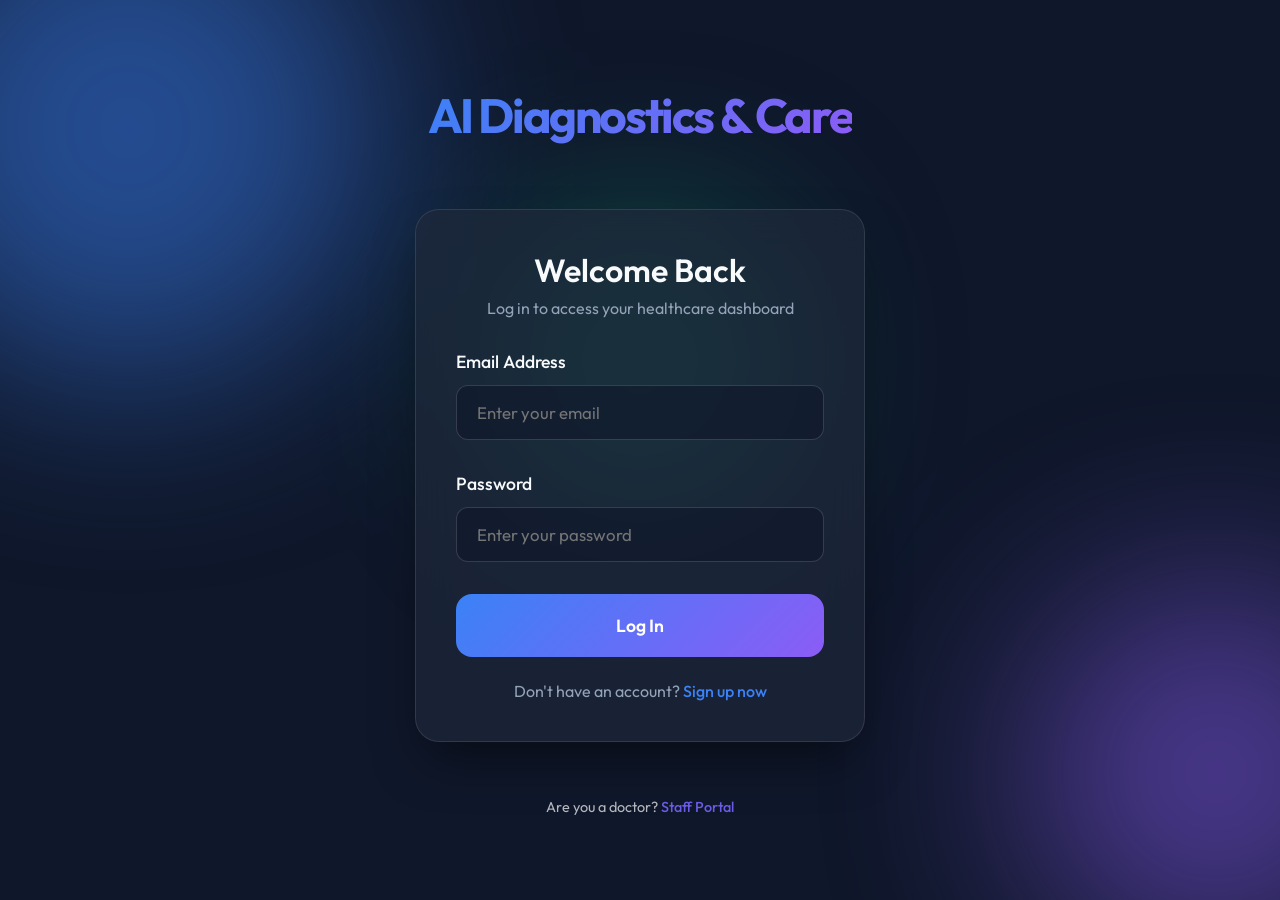
<file: Frontend/auth.html>
<!DOCTYPE html>
<html lang="en">

<head>
    <meta charset="UTF-8">
    <meta name="viewport" content="width=device-width, initial-scale=1.0">
    <title>Authentication - AI Healthcare</title>
    <link href="https://fonts.googleapis.com/css2?family=Outfit:wght@300;400;500;600;700&display=swap" rel="stylesheet">
    <link rel="stylesheet" href="styles.css">
</head>

<body>
    <div class="background-globes">
        <div class="globe globe-1"></div>
        <div class="globe globe-2"></div>
        <div class="globe globe-3"></div>
    </div>

    <main class="app-container auth-container">
        <div class="app-header">
            <h1>AI Diagnostics & Care</h1>
        </div>
        <div class="auth-card-wrap">
            <!-- Login -->
            <div class="card auth-card fade-in" id="login-card">
                <div class="auth-header">
                    <h2>Welcome Back</h2>
                    <p>Log in to access your healthcare dashboard</p>
                </div>
                <form id="login-form">
                    <div id="login-error" class="error-text hidden"></div>
                    <div class="input-group">
                        <label for="login-email">Email Address</label>
                        <input type="email" id="login-email" class="auth-input" placeholder="Enter your email"
                            required autocomplete="off">
                    </div>
                    <div class="input-group">
                        <label for="login-password">Password</label>
                        <input type="password" id="login-password" class="auth-input" placeholder="Enter your password"
                            required>
                    </div>
                    <button type="submit" class="primary-btn glow-effect mt-2" id="login-btn">
                        <span class="btn-text">Log In</span>
                        <div class="loader hidden" id="login-loader"></div>
                    </button>
                    <p class="auth-switch">Don't have an account? <span class="link-text" id="show-signup">Sign up
                            now</span></p>
                </form>
            </div>

            <!-- Sign Up -->
            <div class="card auth-card hidden slide-up" id="signup-card">
                <div class="auth-header">
                    <h2>Create Account</h2>
                    <p>Join us for AI-powered diagnostics</p>
                </div>
                <form id="signup-form">
                    <div id="signup-error" class="error-text hidden"></div>
                    <div class="input-group">
                        <label for="signup-full-name">Full Name</label>
                        <input type="text" id="signup-full-name" class="auth-input" placeholder="Enter your full name"
                            required autocomplete="off">
                    </div>
                    <div class="input-group">
                        <label for="signup-email">Email Address</label>
                        <input type="email" id="signup-email" class="auth-input" placeholder="Enter your email"
                            required autocomplete="off">
                    </div>
                    <div class="input-group">
                        <label for="signup-phone">Phone Number (Optional)</label>
                        <input type="tel" id="signup-phone" class="auth-input" placeholder="e.g. +1 234 567 890">
                    </div>
                    <div class="input-group">
                        <label for="signup-password">Password</label>
                        <input type="password" id="signup-password" class="auth-input" placeholder="Create a password"
                            required>
                    </div>
                    <button type="submit" class="primary-btn glow-effect mt-2" id="signup-btn">
                        <span class="btn-text">Sign Up</span>
                        <div class="loader hidden" id="signup-loader"></div>
                    </button>
                    <p class="auth-switch">Already have an account? <span class="link-text" id="show-login">Log
                            in</span></p>
                </form>
            </div>
        </div>
        
        <div style="text-align: center; margin-top: 1.5rem; color: rgba(255, 255, 255, 0.7); font-size: 0.9rem;">
            Are you a doctor? <a href="doctor.html" class="link-text" style="color: #6c5ce7; text-decoration: none; font-weight: 500;">Staff Portal</a>
        </div>
    </main>

    <script src="auth.js"></script>
</body>

</html>
</file>
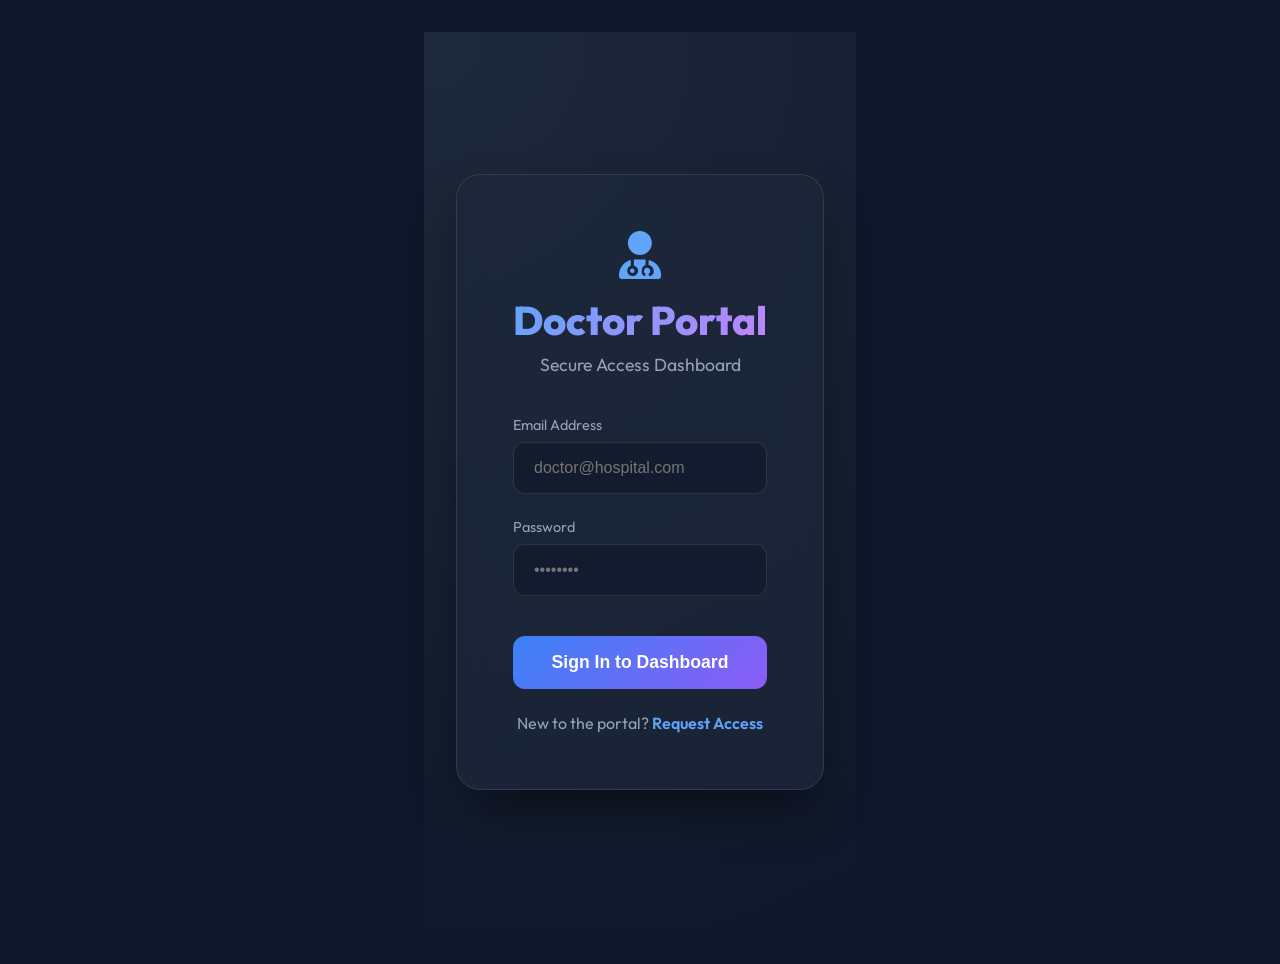
<file: Frontend/doctor.html>
<!DOCTYPE html>
<html lang="en">
<head>
    <meta charset="UTF-8">
    <meta name="viewport" content="width=device-width, initial-scale=1.0">
    <title>Doctor Portal | Medical AI</title>
    <link rel="stylesheet" href="https://cdnjs.cloudflare.com/ajax/libs/font-awesome/6.0.0/css/all.min.css">
    <link href="https://fonts.googleapis.com/css2?family=Outfit:wght@300;400;600;700&display=swap" rel="stylesheet">
    <link rel="stylesheet" href="styles.css">
    <style>
        body { font-family: 'Outfit', sans-serif; background: #0f172a; color: white; margin: 0; }
    </style>
</head>
<body>

    <!-- Doctor Login Section -->
    <section id="doctor-login-section">
        <div id="login-container" class="login-card">
            <div class="login-header">
                <div class="logo-icon"><i class="fas fa-user-md fa-3x" style="color: #60a5fa; margin-bottom: 1rem;"></i></div>
                <h2>Doctor Portal</h2>
                <p id="login-subtitle">Secure Access Dashboard</p>
            </div>

            <!-- Login Form -->
            <form id="doctor-login-form">
                <div class="form-group">
                    <label style="display: block; margin-bottom: 0.5rem; color: #94a3b8; font-size: 0.9rem;">Email Address</label>
                    <input type="email" id="login-email" placeholder="doctor@hospital.com" required>
                </div>
                <div class="form-group">
                    <label style="display: block; margin-bottom: 0.5rem; color: #94a3b8; font-size: 0.9rem;">Password</label>
                    <input type="password" id="login-password" placeholder="••••••••" required>
                </div>
                <button type="submit" class="btn-primary">Sign In to Dashboard</button>
                <p class="toggle-text">New to the portal? <a href="#" id="show-signup">Request Access</a></p>
            </form>

            <!-- Signup Form -->
            <form id="doctor-signup-form" style="display: none;">
                <div class="form-group">
                    <input type="text" id="signup-name" placeholder="Full Name" required>
                </div>
                <div class="form-group">
                    <input type="email" id="signup-email" placeholder="Email Address" required>
                </div>
                <div class="form-group">
                    <input type="tel" id="signup-phone" placeholder="Phone Number" required>
                </div>
                <div class="form-group">
                    <select id="signup-spec" required>
                        <option value="" disabled selected>Select Your Specialization</option>
                        <option value="General Physician">General Physician</option>
                        <option value="Cardiologist">Cardiologist</option>
                        <option value="Dermatologist">Dermatologist</option>
                        <option value="Neurologist">Neurologist</option>
                        <option value="Pediatrician">Pediatrician</option>
                        <option value="Gastroenterologist">Gastroenterologist</option>
                        <option value="Psychiatrist">Psychiatrist</option>
                        <option value="Orthopedist">Orthopedist</option>
                        <option value="Pulmonologist">Pulmonologist</option>
                        <option value="Ophthalmologist">Ophthalmologist</option>
                        <option value="ENT Specialist">ENT Specialist</option>
                        <option value="Endocrinologist">Endocrinologist</option>
                        <option value="Urologist">Urologist</option>
                        <option value="Oncologist">Oncologist</option>
                    </select>
                </div>
                <div class="form-group">
                    <input type="password" id="signup-password" placeholder="Choose a Strong Password" required>
                </div>
                <button type="submit" class="btn-primary">Complete Registration</button>
                <p class="toggle-text">Already registered? <a href="#" id="show-login">Sign In Here</a></p>
            </form>
        </div>
    </section>

    <!-- Doctor Dashboard Section -->
    <section id="doctor-dashboard" class="hidden">
        <header class="dash-header">
            <div>
                <h2 id="doctor-welcome">Welcome back, Doctor</h2>
                <p style="color: #94a3b8;">You have new appointment requests today.</p>
            </div>
            <button id="doctor-logout" class="btn-primary" style="width: auto; padding: 0.75rem 1.5rem; background: rgba(239, 68, 68, 0.1); color: #f87171; border: 1px solid rgba(239, 68, 68, 0.2);">
                <i class="fas fa-sign-out-alt"></i> Logout
            </button>
        </header>

        <div class="dashboard-stats" style="display: flex; gap: 1.5rem; margin-bottom: 2.5rem;">
            <div class="stat-card" style="flex: 1; background: rgba(59, 130, 246, 0.1); padding: 1.5rem; border-radius: 16px; border: 1px solid rgba(59, 130, 246, 0.2);">
                <div style="color: #60a5fa; font-weight: 700; margin-bottom: 0.5rem;">APPOINTMENTS</div>
                <div style="font-size: 2rem; font-weight: 800;" id="total-count">0</div>
            </div>
            <div class="stat-card" style="flex: 2; background: rgba(139, 92, 246, 0.1); padding: 1.5rem; border-radius: 16px; border: 1px solid rgba(139, 92, 246, 0.2); position: relative;">
                <div style="color: #a78bfa; font-weight: 700; margin-bottom: 0.5rem;">YOUR SCHEDULE</div>
                <div id="schedule-display" style="display: flex; justify-content: space-between; align-items: center;">
                    <div>
                        <span id="display-availability" style="font-weight: 700;">Mon-Fri</span> | 
                        <span id="display-hours" style="color: #94a3b8;">09:00 - 17:00</span> |
                        <span style="color: #34d399; font-weight: 600;">Rs. <span id="display-fee">1000</span></span>
                    </div>
                    <button id="edit-schedule-btn" style="background: none; border: 1px solid rgba(167, 139, 250, 0.4); color: #a78bfa; padding: 4px 12px; border-radius: 8px; cursor: pointer; font-size: 0.8rem;">Edit</button>
                </div>
                
                <!-- Hidden Edit Form -->
                <div id="schedule-edit-form" style="display: none; position: absolute; top: 0; left: 0; right: 0; bottom: 0; background: #1e293b; padding: 1.5rem; border-radius: 16px; z-index: 10;">
                    <div style="display: flex; gap: 1rem; margin-bottom: 1rem;">
                        <input type="text" id="edit-availability" placeholder="Days (e.g. Mon-Sat)" style="flex: 1; background: #0f172a; border: 1px solid #334155; color: white; padding: 8px; border-radius: 6px;">
                        <input type="text" id="edit-hours" placeholder="Hours (e.g. 10:00-18:00)" style="flex: 1; background: #0f172a; border: 1px solid #334155; color: white; padding: 8px; border-radius: 6px;">
                        <input type="text" id="edit-fee" placeholder="Fee" style="flex: 0.5; background: #0f172a; border: 1px solid #334155; color: white; padding: 8px; border-radius: 6px;">
                    </div>
                    <div style="display: flex; gap: 1rem;">
                        <button id="save-schedule-btn" class="btn-primary" style="margin:0; padding: 8px; font-size: 0.8rem; background: #8b5cf6;">Save</button>
                        <button id="cancel-schedule-btn" style="background: none; color: #94a3b8; border: none; cursor: pointer; font-size: 0.8rem;">Cancel</button>
                    </div>
                </div>
            </div>
            <div class="stat-card" style="flex: 1; background: rgba(16, 185, 129, 0.1); padding: 1.5rem; border-radius: 16px; border: 1px solid rgba(16, 185, 129, 0.2);">
                <div style="color: #34d399; font-weight: 700; margin-bottom: 0.5rem;">CONFIRMED</div>
                <div style="font-size: 2rem; font-weight: 800;" id="confirmed-count">0</div>
            </div>
        </div>

        <h3 style="margin-bottom: 1.5rem; color: #f8fafc; display: flex; align-items: center; gap: 0.5rem;">
            <i class="fas fa-calendar-check" style="color: #60a5fa;"></i> Recent Schedule
        </h3>
        
        <div id="doctor-appointments-list" class="appointment-grid">
            <!-- Appointments will be rendered here as Cards -->
            <p class="empty-msg">Fetching your schedule...</p>
        </div>
    </section>

    <script src="doctor.js"></script>
</body>
</html>
</file>
<file: Frontend/styles.css>
:root {
    --bg-color: #0f172a;
    --card-bg: rgba(30, 41, 59, 0.7);
    --card-border: rgba(255, 255, 255, 0.1);
    --text-primary: #f8fafc;
    --text-secondary: #94a3b8;
    --accent-primary: #3b82f6;
    --accent-hover: #2563eb;
    --accent-gradient: linear-gradient(135deg, #3b82f6 0%, #8b5cf6 100%);
    --success-gradient: linear-gradient(135deg, #10b981 0%, #059669 100%);
    --input-bg: rgba(15, 23, 42, 0.6);
    --input-border: rgba(255, 255, 255, 0.15);
    --input-focus: #3b82f6;
    --ai-msg-bg: rgba(59, 130, 246, 0.15);
    --user-msg-bg: rgba(139, 92, 246, 0.2);
}

* {
    box-sizing: border-box;
    margin: 0;
    padding: 0;
}

body {
    font-family: 'Outfit', -apple-system, BlinkMacSystemFont, 'Segoe UI', Roboto, Helvetica, Arial, sans-serif;
    background-color: var(--bg-color);
    color: var(--text-primary);
    min-height: 100vh;
    display: flex;
    justify-content: center;
    align-items: center;
    position: relative;
    overflow-x: hidden;
    padding: 2rem;
}

/* Background Animations */
.background-globes {
    position: fixed;
    top: 0;
    left: 0;
    width: 100vw;
    height: 100vh;
    z-index: -1;
    overflow: hidden;
    pointer-events: none;
}

.globe {
    position: absolute;
    border-radius: 50%;
    filter: blur(100px);
    opacity: 0.5;
    animation: float 20s infinite ease-in-out alternate;
}

.globe-1 {
    width: 40vw;
    height: 40vw;
    background: #3b82f6;
    top: -10vw;
    left: -10vw;
    animation-delay: 0s;
}

.globe-2 {
    width: 30vw;
    height: 30vw;
    background: #8b5cf6;
    bottom: -5vw;
    right: -10vw;
    animation-delay: -5s;
}

.globe-3 {
    width: 20vw;
    height: 20vw;
    background: #10b981;
    top: 40%;
    left: 50%;
    transform: translate(-50%, -50%);
    animation-delay: -10s;
}

@keyframes float {
    0% { transform: translate(0, 0) scale(1); }
    100% { transform: translate(30px, 50px) scale(1.1); }
}

/* Main Container */
.app-container {
    width: 100%;
    max-width: 800px;
    display: flex;
    flex-direction: column;
    gap: 2rem;
    z-index: 1;
}

.app-header {
    text-align: center;
    margin-bottom: 1rem;
}

.app-header h1 {
    font-size: 3rem;
    font-weight: 700;
    background: var(--accent-gradient);
    -webkit-background-clip: text;
    -webkit-text-fill-color: transparent;
    margin-bottom: 1rem;
    letter-spacing: -0.05em;
}

.app-header p {
    font-size: 1.1rem;
    color: var(--text-secondary);
    max-width: 600px;
    margin: 0 auto;
    line-height: 1.6;
}

/* Cards */
.card {
    background: var(--card-bg);
    backdrop-filter: blur(20px);
    -webkit-backdrop-filter: blur(20px);
    border: 1px solid var(--card-border);
    border-radius: 24px;
    padding: 2.5rem;
    box-shadow: 0 25px 50px -12px rgba(0, 0, 0, 0.5);
    transition: all 0.3s ease;
}

.fade-in {
    animation: fadeIn 0.8s ease-out forwards;
}

.slide-up {
    animation: slideUp 0.6s ease-out forwards;
}

@keyframes fadeIn {
    from { opacity: 0; }
    to { opacity: 1; }
}

@keyframes slideUp {
    from { opacity: 0; transform: translateY(20px); }
    to { opacity: 1; transform: translateY(0); }
}

/* Input Styles */
.input-group {
    display: flex;
    flex-direction: column;
    gap: 0.75rem;
    margin-bottom: 2rem;
}

.input-group label {
    font-size: 1.1rem;
    font-weight: 500;
    color: var(--text-primary);
}

textarea {
    width: 100%;
    min-height: 150px;
    background: var(--input-bg);
    border: 1px solid var(--input-border);
    border-radius: 16px;
    padding: 1.25rem;
    color: var(--text-primary);
    font-family: inherit;
    font-size: 1.05rem;
    line-height: 1.6;
    resize: vertical;
    transition: all 0.3s ease;
}

textarea:focus, input:focus {
    outline: none;
    border-color: var(--input-focus);
    box-shadow: 0 0 0 4px rgba(59, 130, 246, 0.15);
}

textarea::placeholder {
    color: rgba(148, 163, 184, 0.6);
}

/* Buttons */
.primary-btn {
    width: 100%;
    padding: 1.25rem;
    border: none;
    border-radius: 16px;
    background: var(--accent-gradient);
    color: white;
    font-size: 1.1rem;
    font-weight: 600;
    font-family: inherit;
    cursor: pointer;
    position: relative;
    overflow: hidden;
    transition: all 0.3s ease;
    display: flex;
    justify-content: center;
    align-items: center;
    gap: 10px;
}

.primary-btn:hover {
    transform: translateY(-2px);
    box-shadow: 0 10px 25px -5px rgba(59, 130, 246, 0.5);
}

.primary-btn:active {
    transform: translateY(1px);
}

.secondary-btn {
    width: 100%;
    padding: 1rem;
    border: none;
    border-radius: 12px;
    background: var(--success-gradient);
    color: white;
    font-size: 1.05rem;
    font-weight: 600;
    font-family: inherit;
    cursor: pointer;
    transition: all 0.3s ease;
    margin-top: 1rem;
}

.secondary-btn:hover {
    transform: translateY(-2px);
    box-shadow: 0 10px 25px -5px rgba(16, 185, 129, 0.4);
}

.icon-btn {
    background: none;
    border: none;
    color: var(--text-secondary);
    font-size: 2rem;
    cursor: pointer;
    transition: color 0.2s ease;
    line-height: 1;
}

.icon-btn:hover {
    color: var(--text-primary);
}

/* Loader */
.loader {
    width: 24px;
    height: 24px;
    border: 3px solid rgba(255, 255, 255, 0.3);
    border-top: 3px solid white;
    border-radius: 50%;
    animation: spin 1s linear infinite;
}

@keyframes spin {
    0% { transform: rotate(0deg); }
    100% { transform: rotate(360deg); }
}

/* Results Area */
.result-box {
    margin-top: 2rem;
    padding: 1.5rem;
    background: rgba(16, 185, 129, 0.1);
    border: 1px solid rgba(16, 185, 129, 0.2);
    border-radius: 16px;
    animation: slideUp 0.5s ease-out forwards;
}

.result-box h3 {
    color: #34d399;
    margin-bottom: 0.5rem;
    font-size: 1.2rem;
}

.result-box p {
    font-size: 1.1rem;
    line-height: 1.6;
    margin-bottom: 1rem;
}

.hidden {
    display: none !important;
}

/* Chat Section */
.chat-header {
    display: flex;
    justify-content: space-between;
    align-items: center;
    margin-bottom: 1.5rem;
    padding-bottom: 1.5rem;
    border-bottom: 1px solid var(--card-border);
}

.chat-header h2 {
    font-size: 1.5rem;
    font-weight: 600;
}

.chat-window {
    height: 350px;
    overflow-y: auto;
    display: flex;
    flex-direction: column;
    gap: 1.5rem;
    padding-right: 1rem;
    margin-bottom: 1.5rem;
}

.chat-window::-webkit-scrollbar {
    width: 6px;
}

.chat-window::-webkit-scrollbar-track {
    background: rgba(255, 255, 255, 0.05);
    border-radius: 10px;
}

.chat-window::-webkit-scrollbar-thumb {
    background: rgba(255, 255, 255, 0.2);
    border-radius: 10px;
}

.message {
    display: flex;
    gap: 1rem;
    max-width: 85%;
}

.ai-message {
    align-self: flex-start;
}

.user-message {
    align-self: flex-end;
    flex-direction: row-reverse;
}

.avatar {
    width: 40px;
    height: 40px;
    border-radius: 50%;
    display: flex;
    justify-content: center;
    align-items: center;
    font-weight: 600;
    font-size: 0.9rem;
    flex-shrink: 0;
}

.ai-message .avatar {
    background: var(--accent-gradient);
    color: white;
}

.user-message .avatar {
    background: rgba(255, 255, 255, 0.1);
    border: 1px solid rgba(255, 255, 255, 0.2);
    color: white;
}

.bubble {
    padding: 1rem;
    border-radius: 16px;
    line-height: 1.5;
    font-size: 1.05rem;
}

.ai-message .bubble {
    background: var(--ai-msg-bg);
    border: 1px solid rgba(59, 130, 246, 0.2);
    border-top-left-radius: 4px;
}

.user-message .bubble {
    background: var(--user-msg-bg);
    border: 1px solid rgba(139, 92, 246, 0.2);
    border-top-right-radius: 4px;
}

.chat-input-area {
    display: flex;
    gap: 1rem;
    position: relative;
}

.chat-input-area input {
    flex: 1;
    background: var(--input-bg);
    border: 1px solid var(--input-border);
    border-radius: 24px;
    padding: 1rem 1.5rem;
    color: var(--text-primary);
    font-family: inherit;
    font-size: 1.05rem;
    transition: all 0.3s ease;
}

.send-btn {
    width: 50px;
    height: 50px;
    border-radius: 50%;
    border: none;
    background: var(--accent-gradient);
    color: white;
    display: flex;
    justify-content: center;
    align-items: center;
    cursor: pointer;
    transition: all 0.3s ease;
    flex-shrink: 0;
}

.send-btn:hover {
    transform: scale(1.05);
    box-shadow: 0 5px 15px rgba(59, 130, 246, 0.4);
}

.send-btn:active {
    transform: scale(0.95);
}

.typing-indicator {
    display: flex;
    gap: 4px;
    padding: 5px;
}

.typing-indicator span {
    width: 6px;
    height: 6px;
    background-color: var(--text-secondary);
    border-radius: 50%;
    animation: typing 1.4s infinite ease-in-out both;
}

.typing-indicator span:nth-child(1) { animation-delay: -0.32s; }
.typing-indicator span:nth-child(2) { animation-delay: -0.16s; }

@keyframes typing {
    0%, 80%, 100% { transform: scale(0); }
    40% { transform: scale(1); }
}

@media (max-width: 640px) {
    body { padding: 1rem; }
    .app-header h1 { font-size: 2.2rem; }
    .card { padding: 1.5rem; }
    .message { max-width: 95%; }
}

/* Authentication Styles */
.auth-container {
    max-width: 450px;
    align-items: center;
}

.auth-card-wrap {
    width: 100%;
}

.auth-header {
    text-align: center;
    margin-bottom: 2rem;
}

.auth-header h2 {
    font-size: 2rem;
    font-weight: 600;
    margin-bottom: 0.5rem;
    color: var(--text-primary);
}

.auth-header p {
    color: var(--text-secondary);
    font-size: 1rem;
}

.auth-input {
    width: 100%;
    background: var(--input-bg);
    border: 1px solid var(--input-border);
    border-radius: 12px;
    padding: 1rem 1.25rem;
    color: var(--text-primary);
    font-family: inherit;
    font-size: 1.05rem;
    transition: all 0.3s ease;
}

.mt-2 {
    margin-top: 1.5rem;
}

.auth-switch {
    text-align: center;
    margin-top: 1.5rem;
    color: var(--text-secondary);
}

.link-text {
    color: var(--accent-primary);
    cursor: pointer;
    font-weight: 500;
    transition: color 0.3s ease;
}

.link-text:hover {
    color: var(--accent-hover);
    text-decoration: underline;
}

.error-text {
    color: #ef4444;
    background: rgba(239, 68, 68, 0.1);
    border: 1px solid rgba(239, 68, 68, 0.2);
    padding: 1rem;
    border-radius: 8px;
    margin-bottom: 1.5rem;
    font-size: 0.95rem;
    text-align: center;
}

/* Doctor Selection Styles */
.section-subtitle {
    font-size: 1rem;
    font-weight: 600;
    color: var(--text-secondary);
    text-transform: uppercase;
    letter-spacing: 0.05em;
    margin-bottom: 1rem;
}

.doctor-list {
    display: flex;
    flex-direction: column;
    gap: 1rem;
    margin-top: 1rem;
}

.doctor-card {
    background: rgba(255, 255, 255, 0.05);
    border: 1px solid rgba(255, 255, 255, 0.1);
    border-radius: 16px;
    padding: 1.25rem;
    display: flex;
    justify-content: space-between;
    align-items: center;
    transition: all 0.3s ease;
}

.doctor-card:hover {
    background: rgba(255, 255, 255, 0.08);
    border-color: var(--accent-primary);
    transform: translateX(5px);
}

.doc-info {
    display: flex;
    flex-direction: column;
    gap: 4px;
}

.doc-info strong {
    font-size: 1.1rem;
    color: var(--text-primary);
}

.doc-info span { font-size: 0.9rem; color: var(--text-secondary); }

.book-btn {
    background: var(--accent-gradient);
    border: none;
    color: white;
    padding: 0.6rem 1.2rem;
    border-radius: 10px;
    font-weight: 600;
    cursor: pointer;
    transition: all 0.3s ease;
}

.book-btn:hover {
    transform: scale(1.05);
    box-shadow: 0 4px 15px rgba(59, 130, 246, 0.4);
}

.small-text {
    font-size: 0.9rem;
    color: var(--text-secondary);
    text-align: center;
    margin-top: 1.5rem;
}

.mt-3 {
    margin-top: 2rem;
}

/* Navigation Styles */
.app-nav {
    display: flex;
    justify-content: center;
    gap: 1rem;
    margin-bottom: 1rem;
    z-index: 2;
}

.nav-btn {
    background: rgba(255, 255, 255, 0.05);
    border: 1px solid var(--card-border);
    color: var(--text-secondary);
    padding: 0.75rem 1.5rem;
    border-radius: 50px;
    font-family: inherit;
    font-weight: 600;
    cursor: pointer;
    transition: all 0.3s ease;
    backdrop-filter: blur(10px);
}

.nav-btn:hover {
    background: rgba(255, 255, 255, 0.1);
    color: var(--text-primary);
}

.nav-btn.active {
    background: var(--accent-gradient);
    color: white;
    border-color: transparent;
    box-shadow: 0 4px 15px rgba(59, 130, 246, 0.3);
}

/* Dashboard Styles */
.dashboard-header {
    display: flex;
    justify-content: space-between;
    align-items: center;
    margin-bottom: 2rem;
}

.icon-btn-small {
    background: rgba(255, 255, 255, 0.1);
    border: none;
    color: var(--text-primary);
    width: 36px;
    height: 36px;
    border-radius: 50%;
    cursor: pointer;
    font-size: 1.2rem;
    display: flex;
    justify-content: center;
    align-items: center;
    transition: all 0.3s ease;
}

.icon-btn-small:hover {
    background: rgba(255, 255, 255, 0.2);
    transform: rotate(180deg);
}

.appointments-list {
    display: flex;
    flex-direction: column;
    gap: 1.25rem;
    max-height: 500px;
    overflow-y: auto;
    padding-right: 0.5rem;
}

.appointment-item {
    background: rgba(15, 23, 42, 0.4);
    border: 1px solid var(--card-border);
    border-radius: 16px;
    padding: 1.5rem;
    display: flex;
    justify-content: space-between;
    align-items: center;
    transition: all 0.3s ease;
}

.appointment-item:hover {
    border-color: var(--accent-primary);
    background: rgba(15, 23, 42, 0.6);
}

.apt-main-info {
    display: flex;
    flex-direction: column;
    gap: 6px;
}

.apt-main-info h4 {
    font-size: 1.2rem;
    color: var(--text-primary);
}

.apt-special {
    font-size: 0.9rem;
    color: var(--accent-primary);
    font-weight: 500;
}

.apt-disease {
    font-size: 0.9rem;
    color: var(--text-secondary);
    font-style: italic;
    margin-top: 4px;
}

.apt-time-info {
    text-align: right;
    display: flex;
    flex-direction: column;
    gap: 4px;
}

.apt-date {
    font-weight: 600;
    color: var(--text-primary);
}

.apt-time {
    color: var(--text-secondary);
    font-size: 0.95rem;
}

.apt-status {
    font-size: 0.8rem;
    padding: 4px 10px;
    border-radius: 20px;
    text-transform: uppercase;
    font-weight: 700;
    letter-spacing: 0.05em;
    margin-top: 6px;
    display: inline-block;
}

.status-pending { background: rgba(245, 158, 11, 0.2); color: #fbbf24; }
.status-confirmed { background: rgba(16, 185, 129, 0.2); color: #34d399; }
.status-cancelled { background: rgba(239, 68, 68, 0.2); color: #f87171; }

/* =========================================
   PREMIUM DOCTOR PORTAL UI
   ========================================= */

#doctor-login-section {
    min-height: 100vh;
    display: flex;
    align-items: center;
    justify-content: center;
    background: radial-gradient(circle at top left, #1e293b, #0f172a);
    padding: 2rem;
}

.login-card {
    background: rgba(30, 41, 59, 0.7);
    backdrop-filter: blur(12px);
    border: 1px solid rgba(255, 255, 255, 0.1);
    border-radius: 24px;
    padding: 3.5rem;
    width: 100%;
    max-width: 500px;
    box-shadow: 0 25px 50px -12px rgba(0, 0, 0, 0.5);
    animation: slideUp 0.6s cubic-bezier(0.16, 1, 0.3, 1);
}

.login-header {
    text-align: center;
    margin-bottom: 2.5rem;
}

.login-header h2 {
    font-size: 2.5rem;
    font-weight: 800;
    background: linear-gradient(135deg, #60a5fa, #c084fc);
    -webkit-background-clip: text;
    -webkit-text-fill-color: transparent;
    margin-bottom: 0.5rem;
}

.login-header p {
    color: #94a3b8;
    font-size: 1.1rem;
}

.form-group {
    margin-bottom: 1.5rem;
}

.form-group input, .form-group select {
    width: 100%;
    background: rgba(15, 23, 42, 0.6);
    border: 1px solid rgba(255, 255, 255, 0.1);
    border-radius: 12px;
    padding: 1rem 1.25rem;
    color: white;
    font-size: 1rem;
    transition: all 0.3s ease;
}

.form-group input:focus, .form-group select:focus {
    outline: none;
    border-color: #60a5fa;
    background: rgba(15, 23, 42, 0.8);
    box-shadow: 0 0 0 4px rgba(96, 165, 250, 0.1);
}

.btn-primary {
    width: 100%;
    padding: 1rem;
    border-radius: 12px;
    background: linear-gradient(135deg, #3b82f6, #8b5cf6);
    color: white;
    font-weight: 700;
    font-size: 1.1rem;
    border: none;
    cursor: pointer;
    transition: all 0.3s ease;
    margin-top: 1rem;
}

.btn-primary:hover {
    transform: translateY(-2px);
    box-shadow: 0 10px 20px -5px rgba(59, 130, 246, 0.5);
    filter: brightness(1.1);
}

.toggle-text {
    text-align: center;
    margin-top: 1.5rem;
    color: #94a3b8;
}

.toggle-text a {
    color: #60a5fa;
    text-decoration: none;
    font-weight: 600;
}

/* Dashboard Styles */
#doctor-dashboard {
    padding: 2rem;
    max-width: 1200px;
    margin: 0 auto;
}

.dash-header {
    display: flex;
    justify-content: space-between;
    align-items: center;
    margin-bottom: 3rem;
    padding-bottom: 1.5rem;
    border-bottom: 1px solid rgba(255, 255, 255, 0.1);
}

.dash-header h2 {
    font-size: 2rem;
    font-weight: 700;
}

.appointment-grid {
    display: grid;
    grid-template-columns: repeat(auto-fill, minmax(350px, 1fr));
    gap: 1.5rem;
}

.appointment-card {
    background: rgba(30, 41, 59, 0.4);
    border: 1px solid rgba(255, 255, 255, 0.05);
    border-radius: 20px;
    padding: 1.5rem;
    transition: all 0.3s ease;
    position: relative;
    overflow: hidden;
}

.appointment-card:hover {
    background: rgba(30, 41, 59, 0.6);
    transform: translateY(-5px);
    border-color: rgba(96, 165, 250, 0.3);
}

.status-badge {
    position: absolute;
    top: 1.5rem;
    right: 1.5rem;
    padding: 0.4rem 0.8rem;
    border-radius: 20px;
    font-size: 0.75rem;
    font-weight: 700;
    text-transform: uppercase;
    letter-spacing: 0.05em;
}

.badge-pending { background: rgba(245, 158, 11, 0.1); color: #fbbf24; }
.badge-confirmed { background: rgba(16, 185, 129, 0.1); color: #34d399; }

.patient-info h3 {
    font-size: 1.25rem;
    margin-bottom: 0.5rem;
    color: #f8fafc;
}

.info-row {
    display: flex;
    align-items: center;
    gap: 0.75rem;
    color: #94a3b8;
    margin-bottom: 0.5rem;
    font-size: 0.95rem;
}

.diagnosis-box {
    margin-top: 1.25rem;
    padding: 1rem;
    background: rgba(15, 23, 42, 0.4);
    border-radius: 12px;
    border: 1px dashed rgba(255, 255, 255, 0.1);
}

.diagnosis-label {
    font-size: 0.75rem;
    color: #64748b;
    text-transform: uppercase;
    font-weight: 700;
    display: block;
    margin-bottom: 0.25rem;
}

.action-btns {
    display: flex;
    gap: 0.75rem;
    margin-top: 1.5rem;
}

@keyframes slideUp {
    from { opacity: 0; transform: translateY(20px); }
    to { opacity: 1; transform: translateY(0); }
}
</file>
